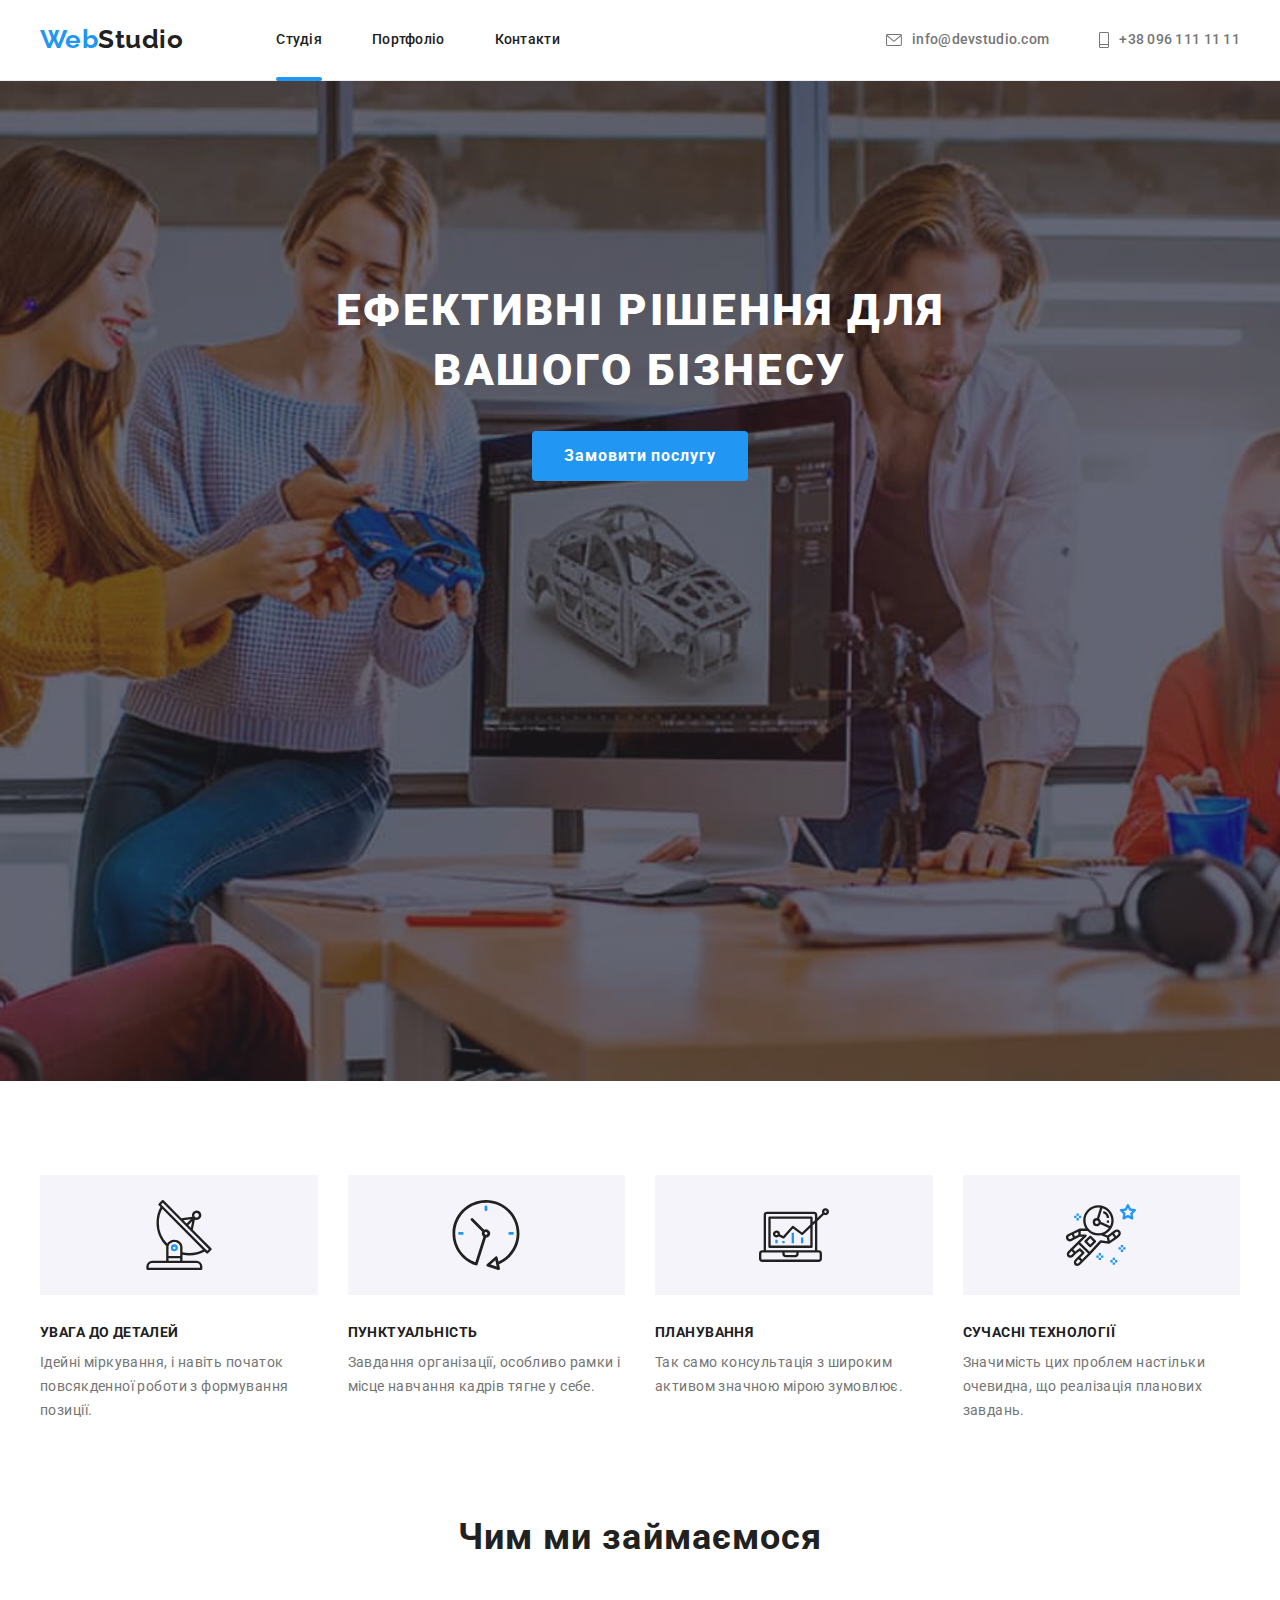
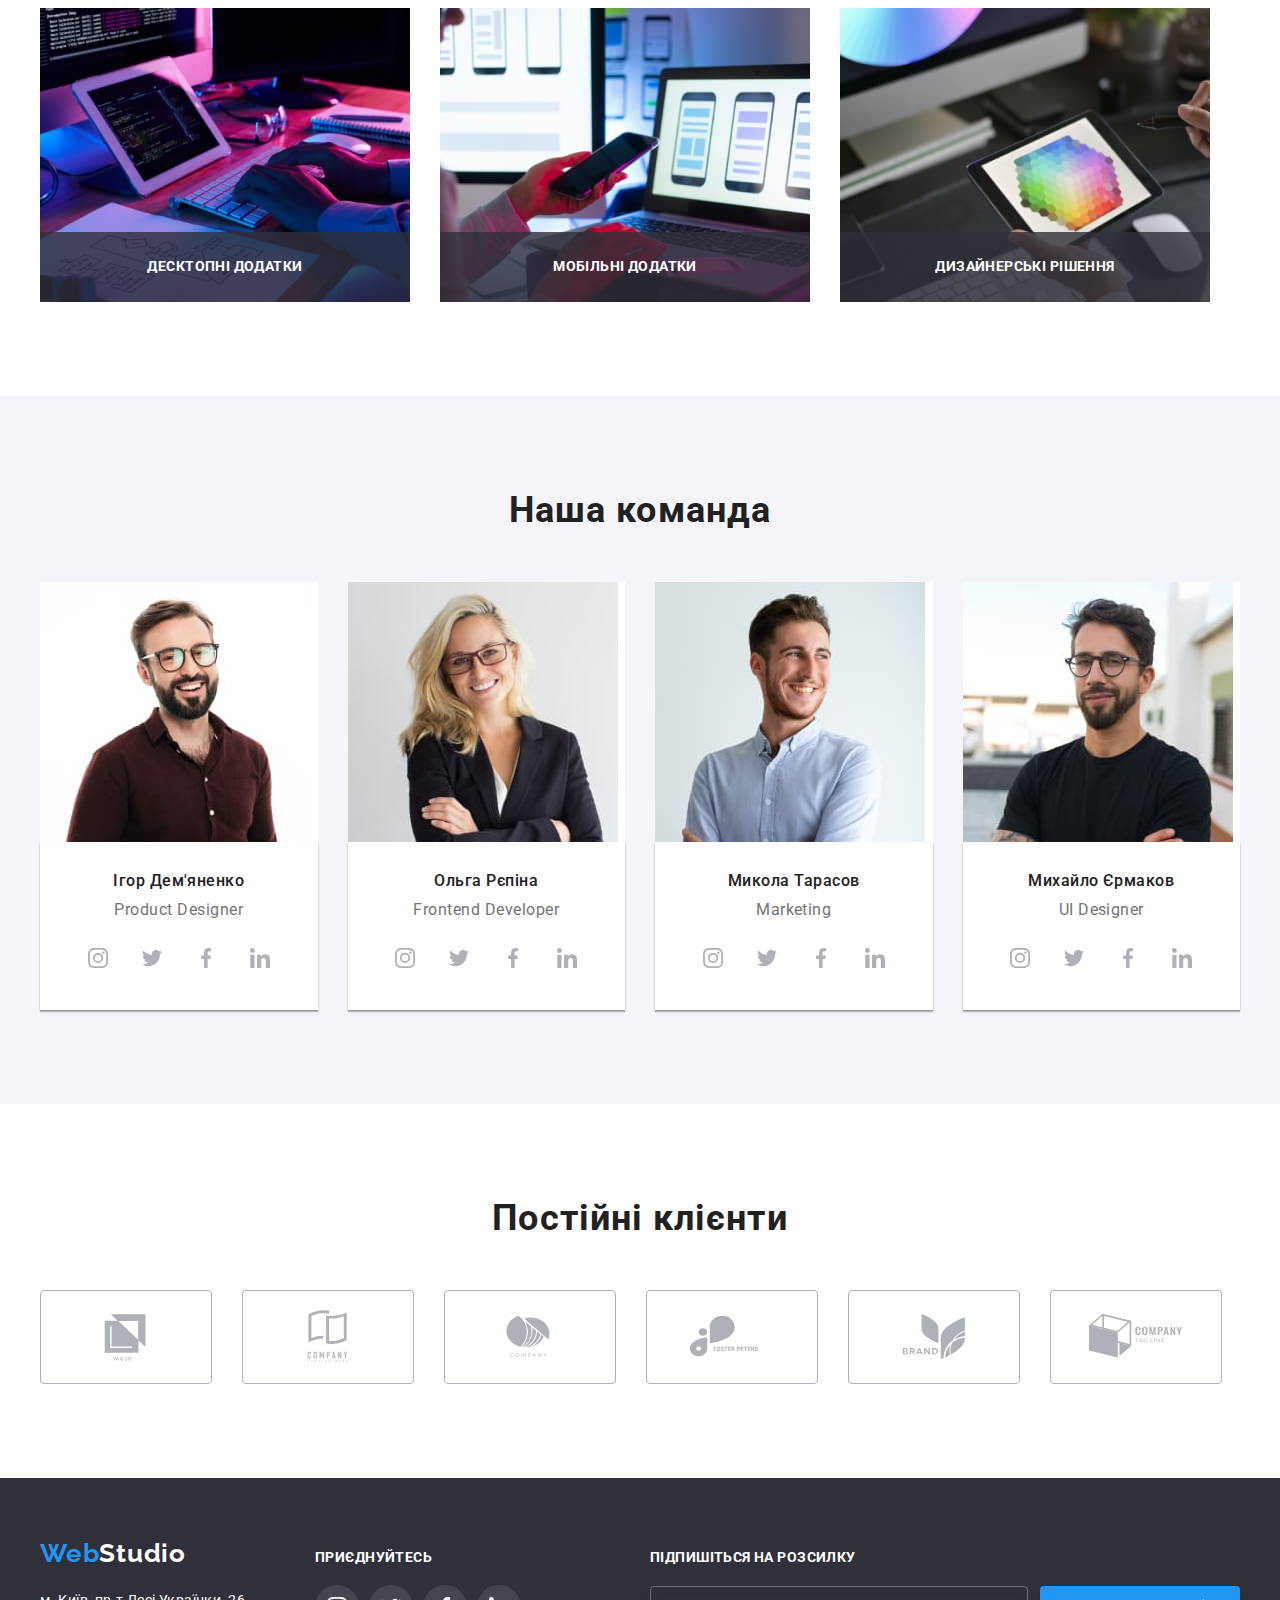
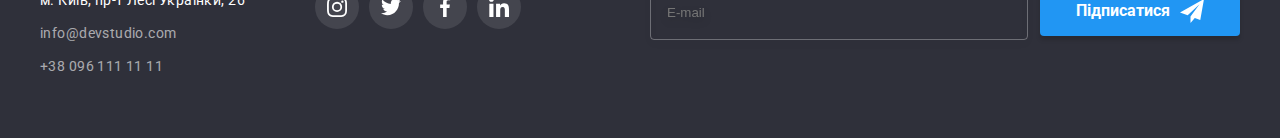
<file: index.html>
<!DOCTYPE html>
<html lang="uk">
<head>
    <meta charset="UTF-8">
    <meta http-equiv="X-UA-Compatible" content="IE=edge">
    <meta name="viewport" content="width=device-width, initial-scale=1.0">
    <title>WebStudio</title>
    <link rel="preconnect" href="https://fonts.googleapis.com">
<link rel="preconnect" href="https://fonts.gstatic.com" crossorigin>
<link href="https://fonts.googleapis.com/css2?family=Raleway:wght@700&family=Roboto:wght@400;500;700;900&display=swap" 
rel="stylesheet"/>
<link rel="stylesheet" 
href="https://cdnjs.cloudflare.com/ajax/libs/modern-normalize/1.1.0/modern-normalize.min.css" integrity="sha512-wpPYUAdjBVSE4KJnH1VR1HeZfpl1ub8YT/NKx4PuQ5NmX2tKuGu6U/JRp5y+Y8XG2tV+wKQpNHVUX03MfMFn9Q==" crossorigin="anonymous" referrerpolicy="no-referrer" 
/>
    <link rel="stylesheet" href="./css/styles.css"/>
</head>
<body>
    <header class="header">
        <div class="conteiner header-conteiner">
            <nav class="header-navigation">
                <a href="./index.html" class="logo link"><span class="accent">Web</span>Studio</a>
                <ul class="header-list list">
                    <li class="item"><a class="header-link link current" href="./index.html">Студія</a></li>
                    <li class="item"><a class="header-link link current-active" href="./portfolio.html">Портфоліо</a></li>
                    <li class="item"><a class="header-link link current-active" href="#">Контакти</a></li>
                </ul>
                </nav>
        <div class="header-conect">
            <ul class="header-contact list">
                <li class="item">
                    <a class="header-mail" href="mailto:info@devstudio.com">
                        <svg class="icon-envelope">
                            <use href="./images/icons.svg.svg#envelope"></use>
                        </svg>info@devstudio.com</a></li>
                <li class="item">
                    <a class="header-tel" href="tel:+380961111111">
                        <svg class="icon-vector">
                            <use href="./images/icons.svg.svg#Vector"></use>
                        </svg>+38 096 111 11 11</a></li>
            </ul>
        </div>    
        </div>                
        </header>
        <main>
            <section class="hero">
                <div class="conteiner conteiner-hero">
                    <h1 class="hero-title">Ефективні рішення для вашого бізнесу</h1>
                    <button class="button primary" type="button" data-modal-open>Замовити послугу</button>
                </div>
            </section> 
            <section class="section section-feature">
                <div class="conteiner"> 
                    <h2 class="visually-hidden">Наші особливості</h2>
                    <ul class="feature-list list"> 
                        <li class="feature-item">
                            <div class="icon-background">
                                <svg class="feature-icon">
                                    <use href="./images/icons.svg.svg#antenna_1"></use>
                                </svg>
                            </div>
                            <h3 class="title">Увага до деталей</h3>
                            <p>Ідейні міркування, і навіть початок повсякденної роботи 
                                з формування позиції.</p>
                        </li>
                        <li class="feature-item">
                            <div class="icon-background">
                                <svg class="feature-icon">
                                    <use href="./images/icons.svg.svg#clock_1"></use>
                                </svg>
                            </div>
                            <h3 class="title">Пунктуальність</h3>
                            <p>Завдання організації, особливо рамки і місце 
                                навчання кадрів тягне у себе.</p>
                        </li>
                        <li class="feature-item">
                            <div class="icon-background">
                                <svg class="feature-icon">
                                    <use href="./images/icons.svg.svg#diagram_1"></use>
                                </svg>
                            </div>
                            <h3 class="title">Планування</h3>
                            <p>Так само консультація з широким активом значною 
                                мірою зумовлює.</p>
                        </li>
                        <li class="feature-item">
                            <div class="icon-background">
                                <svg class="feature-icon">
                                    <use href="./images/icons.svg.svg#astronaut_1"></use>
                                </svg>
                            </div>
                            <h3 class="title">Сучасні технології</h3>
                            <p>Значимість цих проблем настільки очевидна, що реалізація планових завдань.</p>
                        </li>
                    </ul>
                </div>          
           </section>
           <section class="section section-work">
            <div class="conteiner">
                <h2 class="section-title">Чим ми займаємося</h2>
            <ul class="work-list list">
                <li class="item">
                    <div class="item-work-list">
                        <img src="./images/box_1.jpg" alt="кодування" width="370"/>
                        <div class="work-list-project"><b>Десктопні додатки</b></div>
                    </div>
                    
                <li class="item">
                    <div class="item-work-list">
                        <img src="./images/box_2.jpg" alt="синхронізація" width="370"/>
                        <div class="work-list-project"><b>Мобільні додатки</b></div>
                    </div>
                    </li>
                <li class="item">
                    <div class="item-work-list">
                        <img src="./images/box_3.jpg" alt="дизайн" width="370"/>
                        <div class="work-list-project"><b>Дизайнерські рішення</b></div>
                    </div>
                    </li>
            </ul>
            </div>
           </section>
          <section class="section-team">
            <div class="conteiner">
                <h2 class="section-title">Наша команда</h2>
                <ul class="team-list list">
                <li class="team-list-employee"><img src="./images/team_card_1.jpg" alt="співробітник1" 
                    width="270" 
                    height="368"/>
            <div class="employee-wrap">
                <h3 class="title">Ігор Дем'яненко</h3>
                <p>Product Designer</p>
                <ul class="services list">
                    <li class="services-item"><a class="services-link"  href="#">
                        <svg class="icon-servicer">
                            <use href="./images/icons.svg.svg#instagram" ></use>
                        </svg>
                    </a></li>
                    <li class="services-item"><a class="services-link" href="#">
                        <svg class="icon-servicer">
                            <use href="./images/icons.svg.svg#twitter" ></use>
                        </svg>
                    </a></li>
                    <li class="services-item"><a class="services-link" href="#">
                        <svg class="icon-servicer">
                            <use href="./images/icons.svg.svg#facebook" ></use>
                        </svg>
                    </a></li>
                    <li class="services-item"><a class="services-link" href="#">
                        <svg class="icon-servicer">
                            <use href="./images/icons.svg.svg#linkedin"></use>
                        </svg>
                    </a></li>
                </ul>
            </div>
                </li>
                <li class="team-list-employee"><img src="./images/team_card_2.jpg" alt="співробітник2" 
                    width="270"  
                    height="368"/>
            <div class="employee-wrap">
                <h3 class="title">Ольга Рєпіна</h3>
                <p>Frontend Developer</p>
                <ul class="services list">
                    <li class="services-item"><a class="services-link"  href="#">
                        <svg class="icon-servicer">
                            <use href="./images/icons.svg.svg#instagram" ></use>
                        </svg>
                    </a></li>
                    <li class="services-item"><a class="services-link" href="#">
                        <svg class="icon-servicer">
                            <use href="./images/icons.svg.svg#twitter" ></use>
                        </svg>
                    </a></li>
                    <li class="services-item"><a class="services-link" href="#">
                        <svg class="icon-servicer">
                            <use href="./images/icons.svg.svg#facebook" ></use>
                        </svg>
                    </a></li>
                    <li class="services-item"><a class="services-link" href="#">
                        <svg class="icon-servicer">
                            <use href="./images/icons.svg.svg#linkedin"></use>
                        </svg>
                    </a></li>
                </ul>
            </div> 
                </li>
                <li class="team-list-employee"><img src="./images/team_card_3.jpg" alt="співробітник3" 
                    width="270"  
                    height="368"/>
            <div class="employee-wrap">
                <h3 class="title">Микола Тарасов</h3>
                <p>Marketing</p>
                <ul class="services list">
                    <li class="services-item"><a class="services-link"  href="#">
                        <svg class="icon-servicer">
                            <use href="./images/icons.svg.svg#instagram" ></use>
                        </svg>
                    </a></li>
                    <li class="services-item"><a class="services-link" href="#">
                        <svg class="icon-servicer">
                            <use href="./images/icons.svg.svg#twitter" ></use>
                        </svg>
                    </a></li>
                    <li class="services-item"><a class="services-link" href="#">
                        <svg class="icon-servicer">
                            <use href="./images/icons.svg.svg#facebook" ></use>
                        </svg>
                    </a></li>
                    <li class="services-item"><a class="services-link" href="#">
                        <svg class="icon-servicer">
                            <use href="./images/icons.svg.svg#linkedin"></use>
                        </svg>
                    </a></li>
                </ul>
            </div>  
                </li>
                <li class="team-list-employee"><img src="./images/team_card_4.jpg" alt="співробітник4" 
                    width="270"  
                    height="368"/>
            <div class="employee-wrap">
                <h3 class="title">Михайло Єрмаков</h3>
                <p>UI Designer</p>
                <ul class="services list">
                    <li class="services-item"><a class="services-link"  href="#">
                        <svg class="icon-servicer">
                            <use href="./images/icons.svg.svg#instagram" ></use>
                        </svg>
                    </a></li>
                    <li class="services-item"><a class="services-link" href="#">
                        <svg class="icon-servicer">
                            <use href="./images/icons.svg.svg#twitter" ></use>
                        </svg>
                    </a></li>
                    <li class="services-item"><a class="services-link" href="#">
                        <svg class="icon-servicer">
                            <use href="./images/icons.svg.svg#facebook" ></use>
                        </svg>
                    </a></li>
                    <li class="services-item"><a class="services-link" href="#">
                        <svg class="icon-servicer">
                            <use href="./images/icons.svg.svg#linkedin"></use>
                        </svg>
                    </a></li>
                </ul>
            </div>  
                </li>
            </ul>      
            </div>           
          </section>
          <section class="section section-clients">
            <div class="conteiner conteiner-clients">
                <h2 class="section-title">Постійні клієнти</h2>
                <ul class="clients-list list">
                    <li class="icon-background-clients"><a class="icon-clients-link" href="#">
                        <svg class="icon-clients">
                            <use href="./images/icons.svg.svg#Logo_1"></use>
                        </svg>
                    </a></li>
                    <li class="icon-background-clients"><a class="icon-clients-link" href="#">
                        <svg class="icon-clients">
                            <use href="./images/icons.svg.svg#Logo_2"></use>
                        </svg>
                    </a></li>
                    <li class="icon-background-clients"><a class="icon-clients-link" href="#">
                        <svg class="icon-clients">
                            <use href="./images/icons.svg.svg#Logo_3"></use>
                        </svg>
                    </a></li>
                    <li class="icon-background-clients"><a class="icon-clients-link" href="#">
                        <svg class="icon-clients">
                            <use href="./images/icons.svg.svg#Logo_4"></use>
                        </svg>
                    </a></li>
                    <li class="icon-background-clients"><a class="icon-clients-link" href="#">
                        <svg class="icon-clients">
                            <use href="./images/icons.svg.svg#Logo_5"></use>
                        </svg>
                    </a></li>
                    <li class="icon-background-clients"><a class="icon-clients-link" href="#">
                        <svg class="icon-clients">
                            <use href="./images/icons.svg.svg#Logo_6"></use>
                        </svg>
                    </a></li>
                </ul>
            </div>
          </section>
        </main> 
        <footer>
            <div class="conteiner conteiner-footer">
                <div class="conteiner-footer-contact">
                    <a href="./index.html" class="footer-logo link"><span class="accent">Web</span>Studio</a>
            <address class="contact">
                <ul class="address-item list">
                    <li class="contact-item"><a class="address-item-map" href="https://goo.gl/maps/PUZHMQcW4sWC28qW6">м. Київ, пр-т Лесі Українки, 26</a></li>
                    <li class="contact-item"><a class="address-item" href="mailto:info@devstudio.com">info@devstudio.com</a></li>
                    <li class="contact-item"><a class="address-item" href="tel:+380961111111">+38 096 111 11 11</a></li>
                </ul>  
            </address>
                </div>
                
            <div class="servicer-footer">
                <p class="text-footer">приєднуйтесь</p>
                    <ul class="servicer-footer-list list">
                        <li class="icon-background-footer"><a class="footer-link" href="">
                            <svg class="icon-footer">
                                <use href="./images/icons.svg.svg#instagram"></use>
                            </svg>
                        </a>
                        </li>
                        <li class="icon-background-footer"><a class="footer-link" href="">
                            <svg class="icon-footer">
                                <use href="./images/icons.svg.svg#twitter"></use>
                            </svg>
                        </a>
                        </li>
                        <li class="icon-background-footer"><a class="footer-link" href="">
                            <svg class="icon-footer">
                                <use href="./images/icons.svg.svg#facebook"></use>
                            </svg>
                        </a>
                        </li>
                        <li class="icon-background-footer"><a class="footer-link" href="">
                            <svg class="icon-footer">
                                <use href="./images/icons.svg.svg#linkedin"></use>
                            </svg>
                        </a>
                        </li>
                    </ul>                    
            </div>  
            <form class="subscription">
                <label for="subscription-email" class="subscription-label">Підпишіться на розсилку</label>
                <div class="subscription-wrap">
                <input 
                type="email" 
                name="subscription-email" class="subscription-input"
                id="subscription-email"
                placeholder="E-mail"/>
                <button type="submit" class="subscription-button">Підписатися
                    <svg class="subscription-icon" width="24" height="24">
                        <use href="./images/icons.svg.svg#icon-send"></use>
                    </svg>
                </button>
            </div>
            </form>        
            </div>  
           
        </footer> 
        <div class="backdrop is-hidden" data-modal>
            <div class="modal">
                <button type="button" class="modal-close" data-modal-close>
                    <svg class="modal-close-icon" width="18" height="18">
                        <use href="./images/icons.svg.svg#icon-close"></use>
                    </svg>
                </button>
                <p class="modal-title">Залиште свої дані, ми вам передзвонимо</p>
                <form class="modal-form">
                    <div class="modal-field">
                        <label for="user-name" class="input-label">Ім'я</label>
                    <div class="input-wrap">
                        <input 
                    type="text" 
                    name="user-name" class="modal-input"
                    required
                    minlength="3"
                    id="user-name"
                    
                    />
                    <svg class="modal-input-icon"width="18" height="18">
                        <use href="./images/icons.svg.svg#person"></use>
                    </svg>
                    </div>
                    </div>
                    <div class="modal-field">
                    <label for="user-tel" class="input-label">Телефон</label>
                    <div class="input-wrap">
                        <input 
                    type="tel" 
                    name="user-tel" class="modal-input"
                    placeholder="+380 (00) 000-00-00"
                    title="+380 (00) 000-00-00"
                    required
                    id="user-tel"
                    />
                    <svg class="modal-input-icon" width="18" height="18">
                        <use href="./images/icons.svg.svg#phone-black"></use>
                    </svg>
                    </div>
                    </div>
                    <div class="modal-field">
                    <label for="user-email" class="input-label">Пошта</label>
                    <div class="input-wrap">
                        <input 
                    type="email" 
                    name="user-email" class="modal-input"
                    id="user-email"
                    />
                    <svg class="modal-input-icon"width="18" height="18">
                        <use href="./images/icons.svg.svg#email-black"></use>
                    </svg>
                    </div> 
                    </div>
                    <label for="user-coment" class="input-label">Коментар</label>
                    <textarea 
                    name="user-coment" class="modal-input modal-text"
                    id="user-coment" 
                    rows="6"
                    placeholder="Введіть текст"></textarea>
                    <label class="checkbox-label">
                    <input class="checkbox" type="checkbox" name="agree" value="agree"/>
                    <span class="checkbox-icon"></span>
                    Погоджуюся з розсилкою та приймаю  <a href="#" class="checkbox-link">Умови договору</a>
                    </label>                                
                   
                    <button type="submit" class="checkbox-button">Відправити</button>
                </form>
            </div>
        </div>
        <script src="./js/modal.js"></script>            
</body>
</html>
</file>
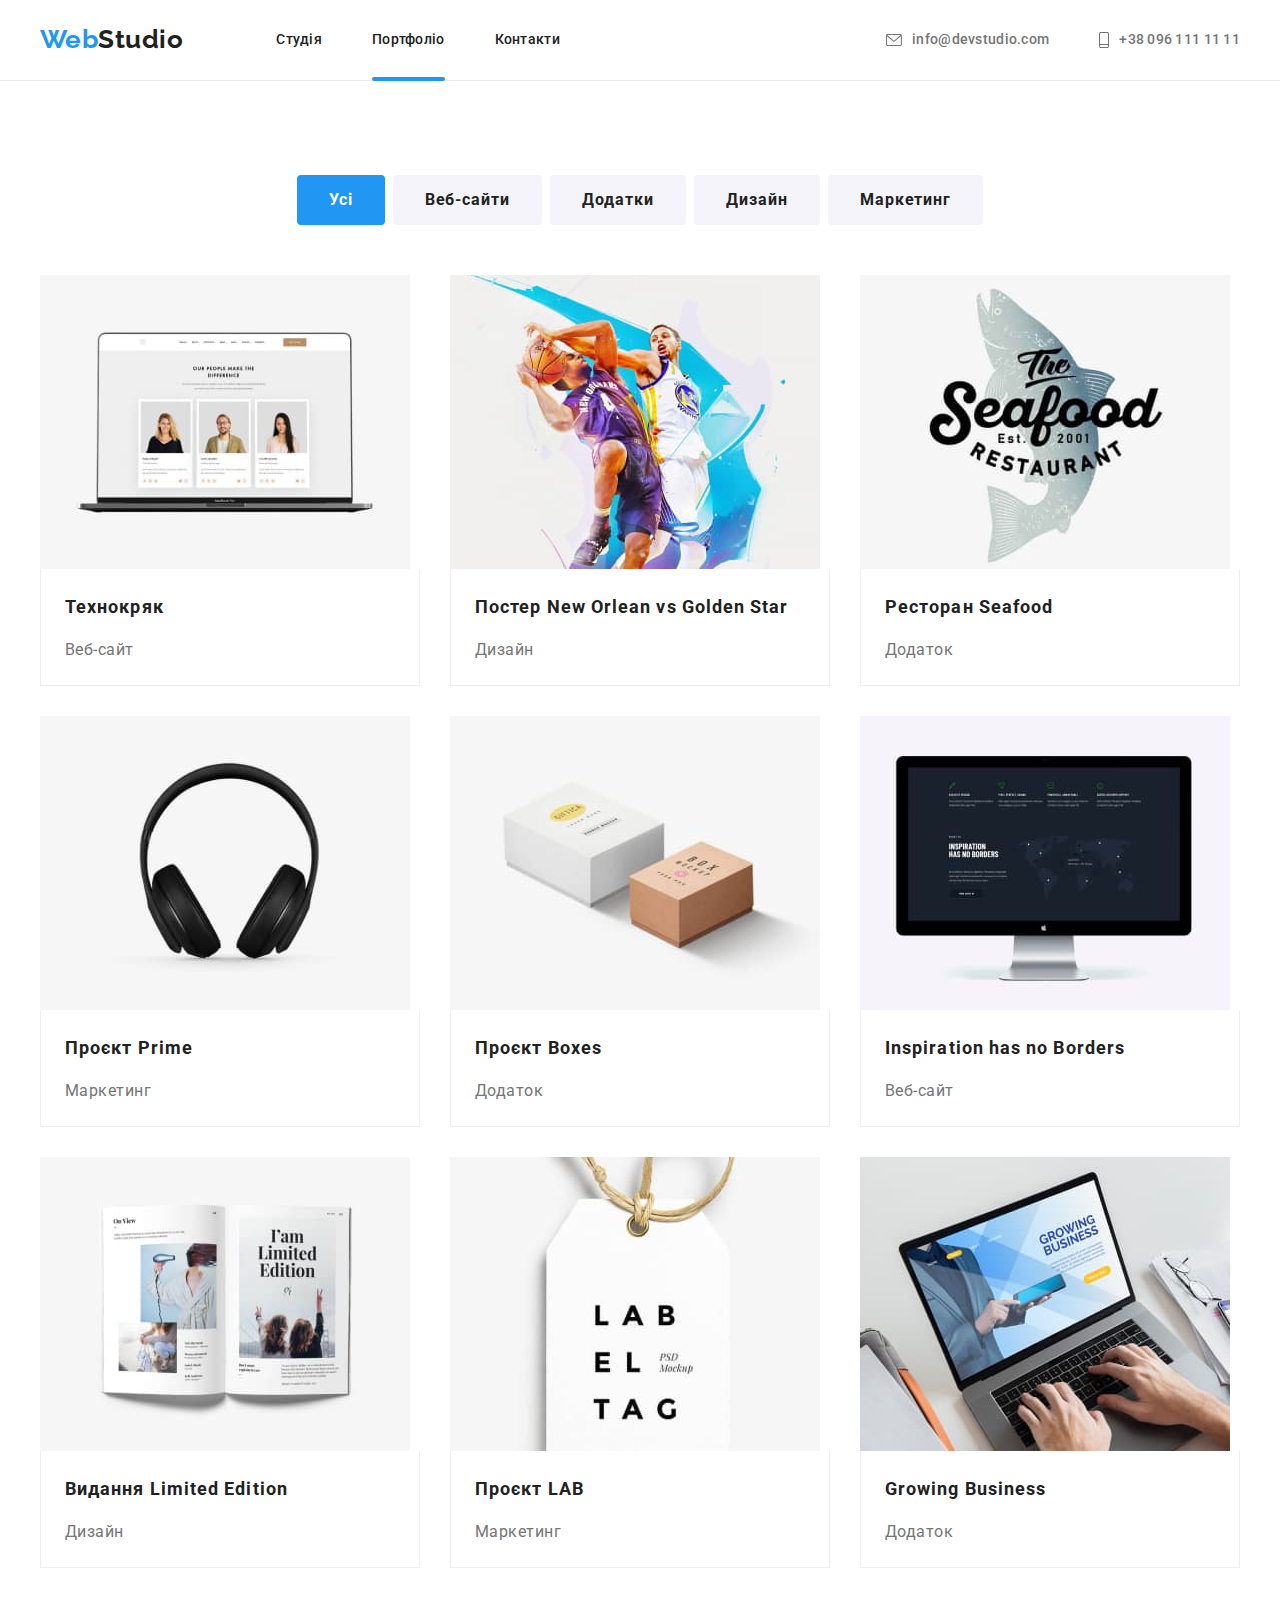
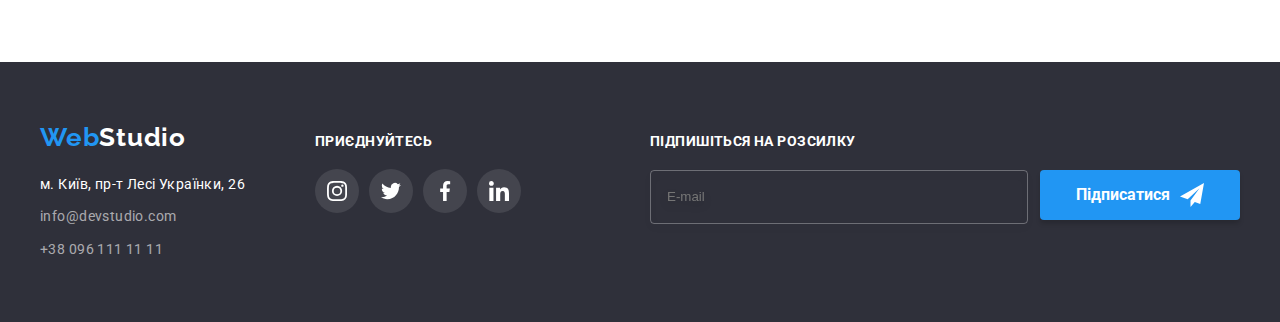
<file: portfolio.html>
<!DOCTYPE html>
<html lang="uk">
<head>
    <meta charset="UTF-8">
    <meta http-equiv="X-UA-Compatible" content="IE=edge">
    <meta name="viewport" content="width=device-width, initial-scale=1.0">
    <title>WebStudio</title>
    <link rel="preconnect" href="https://fonts.googleapis.com">
<link rel="preconnect" href="https://fonts.gstatic.com" crossorigin>
<link href="https://fonts.googleapis.com/css2?family=Raleway:wght@700&family=Roboto:wght@400;500;700;900&display=swap" 
rel="stylesheet"/>
<link rel="stylesheet" 
href="https://cdnjs.cloudflare.com/ajax/libs/modern-normalize/1.1.0/modern-normalize.min.css" integrity="sha512-wpPYUAdjBVSE4KJnH1VR1HeZfpl1ub8YT/NKx4PuQ5NmX2tKuGu6U/JRp5y+Y8XG2tV+wKQpNHVUX03MfMFn9Q==" crossorigin="anonymous" referrerpolicy="no-referrer" 
/>
    <link rel="stylesheet" href="./css/styles.css"/>
</head>
<body>
    <header class="header">
        <div class="conteiner header-conteiner">
            <nav class="header-navigation">
                <a href="./index.html" class="logo link"><span class="accent">Web</span>Studio</a>
                <ul class="header-list list">
                    <li class="item"><a class="header-link link current-active" href="./index.html">Студія</a></li>
                    <li class="item"><a class="header-link link current" href="./portfolio.html">Портфоліо</a></li>
                    <li class="item"><a class="header-link link current-active" href="#">Контакти</a></li>
                </ul>
                </nav>
        <div class="header-conect">
            <ul class="header-contact list">
                <li class="item">
                    <a class="header-mail" href="mailto:info@devstudio.com">
                        <svg class="icon-envelope">
                            <use href="./images/icons.svg.svg#envelope"></use>
                        </svg>info@devstudio.com</a></li>
                <li class="item">
                    <a class="header-tel" href="tel:+380961111111">
                        <svg class="icon-vector">
                            <use href="./images/icons.svg.svg#Vector"></use>
                        </svg>+38 096 111 11 11</a></li>
            </ul>
        </div>    
        </div>                
        </header>
        <main>
            <section class="section-project section">
                <div class="conteiner">
                    <h1 class="visually-hidden">Портфоліо</h1>
                    <ul class="project-list list">
                        <li><button class="button primary" type="button">Усі</button></li>
                        <li><button class="button secondary" type="button">Веб-сайти</button></li>
                        <li><button class="button secondary" type="button">Додатки</button></li>
                        <li><button class="button secondary" type="button">Дизайн</button></li>
                        <li><button class="button secondary" type="button">Маркетинг</button></li>
                    </ul>
                    <ul class="portfolio-list list">                        
                        <li class="galary-item"><a class="portfolio-link" href="#">
                            <div class="portfolio-top-wrap">
                                <img src="./images/portf_1.jpg" alt="ноутбук" 
                            width="370"
                            height="294"/>
                            <b class="portfolio-top-text">Ресурс пропонує комплексні пропозиції з різним рівнем функціоналу 
                                та сервісів. Все це дозволить відвідувачу отримати вичерпні відомості про компанію чи приватну особу.</b>
                            </div>
                            
                            <div class="portfolio-wrap">
                                <h2 class="title">Технокряк</h2>
                                <p>Веб-сайт</p>
                            </div>
                           </a>       
                        </li>
                    </a>
                        <li class="galary-item"><a class="portfolio-link" href="#">
                            <div class="portfolio-top-wrap">
                                <img src="./images/portf_2.jpg" alt="баскетбол" 
                            width="370"
                            height="294"/>
                            <b class="portfolio-top-text">Ресурс пропонує комплексні пропозиції з різним рівнем функціоналу 
                                та сервісів. Все це дозволить відвідувачу отримати вичерпні відомості про компанію чи приватну особу.</b>
                            </div>
                            <div class="portfolio-wrap">
                                <h2  class="title">Постер New Orlean vs Golden Star</h2>
                                <p>Дизайн</p>
                            </div>
                        </a>    
                        </li>
                        <li class="galary-item"><a class="portfolio-link" href="#">
                            <div class="portfolio-top-wrap">
                                <img src="./images/portf_3.jpg" alt="риба" 
                            width="370"
                            height="294"/>
                            <b class="portfolio-top-text">Ресурс пропонує комплексні пропозиції з різним рівнем функціоналу 
                                та сервісів. Все це дозволить відвідувачу отримати вичерпні відомості про компанію чи приватну особу.</b>
                            </div>
                            <div class="portfolio-wrap">
                                <h2  class="title">Ресторан Seafood</h2>
                                <p>Додаток</p>
                            </div> 
                        </a>                          
                        </li>
                        <li class="galary-item"><a class="portfolio-link" href="#">
                            <div class="portfolio-top-wrap">
                                <img src="./images/portf_4.jpg" alt="навушники" 
                            width="370"
                            height="294"/>
                            <b class="portfolio-top-text">Ресурс пропонує комплексні пропозиції з різним рівнем функціоналу 
                                та сервісів. Все це дозволить відвідувачу отримати вичерпні відомості про компанію чи приватну особу.</b>
                            </div>
                            <div class="portfolio-wrap">
                                <h2  class="title">Проєкт Prime</h2>
                                <p>Маркетинг</p>
                            </div> 
                        </a>                        
                        </li>
                        <li class="galary-item"><a class="portfolio-link" href="#">
                            <div class="portfolio-top-wrap">
                                <img src="./images/portf_5.jpg" alt="посилки" 
                            width="370"
                            height="294"/>
                            <b class="portfolio-top-text">Ресурс пропонує комплексні пропозиції з різним рівнем функціоналу 
                                та сервісів. Все це дозволить відвідувачу отримати вичерпні відомості про компанію чи приватну особу.</b>
                            </div>
                            <div class="portfolio-wrap">
                                <h2  class="title">Проєкт Boxes</h2>
                                <p>Додаток</p>
                            </div>
                        </a>                          
                        </li>
                        <li class="galary-item"><a class="portfolio-link" href="#">
                            <div class="portfolio-top-wrap">
                                <img src="./images/portf_6.jpg" alt="монітор" 
                            width="370"
                            height="294"/>
                            <b class="portfolio-top-text">Ресурс пропонує комплексні пропозиції з різним рівнем функціоналу 
                                та сервісів. Все це дозволить відвідувачу отримати вичерпні відомості про компанію чи приватну особу.</b>
                            </div>
                            <div class="portfolio-wrap">
                                <h2  class="title">Inspiration has no Borders</h2>
                                <p>Веб-сайт</p>
                            </div>
                        </a>                           
                        </li>
                        <li class="galary-item"><a class="portfolio-link" href="#">
                            <div class="portfolio-top-wrap">
                                <img src="./images/portf_7.jpg" alt="книга" 
                                width="370"
                                height="294"/>
                                <b class="portfolio-top-text">Ресурс пропонує комплексні пропозиції з різним рівнем функціоналу 
                                    та сервісів. Все це дозволить відвідувачу отримати вичерпні відомості про компанію чи приватну особу.</b>
                            </div>
                            <div class="portfolio-wrap">
                                <h2  class="title">Видання Limited Edition</h2>
                                <p>Дизайн</p>
                            </div>
                        </a>                           
                        </li>
                        <li class="galary-item"><a class="portfolio-link" href="#">
                            <div class="portfolio-top-wrap">
                                <img src="./images/portf_8.jpg" alt="бірка" 
                                width="370"
                                height="294"/>
                                <b class="portfolio-top-text">Ресурс пропонує комплексні пропозиції з різним рівнем функціоналу 
                                    та сервісів. Все це дозволить відвідувачу отримати вичерпні відомості про компанію чи приватну особу.</b>
                            </div>
                            <div class="portfolio-wrap">
                                <h2  class="title">Проєкт LAB</h2>
                                <p>Маркетинг</p>
                            </div> 
                        </a>                        
                        </li>
                        <li class="galary-item"><a class="portfolio-link" href="#">
                            <div class="portfolio-top-wrap">
                                <img src="./images/portf_9.jpg" alt="руки" 
                                width="370"
                                height="294"/>
                                <b class="portfolio-top-text">Ресурс пропонує комплексні пропозиції з різним рівнем функціоналу 
                                    та сервісів. Все це дозволить відвідувачу отримати вичерпні відомості про компанію чи приватну особу.</b>
                            </div>
                            <div class="portfolio-wrap">
                                <h2  class="title">Growing Business</h2>
                                <p>Додаток</p>
                            </div>
                        </a>       
                        </li>
                    </ul>
                </div>             
            </section>  
        </main>
        <footer>
            <div class="conteiner conteiner-footer">
                <div class="conteiner-footer-contact">
                    <a href="./index.html" class="footer-logo link"><span class="accent">Web</span>Studio</a>
            <address class="contact">
                <ul class="address-item list">
                    <li class="contact-item"><a class="address-item-map" href="https://goo.gl/maps/PUZHMQcW4sWC28qW6">м. Київ, пр-т Лесі Українки, 26</a></li>
                    <li class="contact-item"><a class="address-item" href="mailto:info@devstudio.com">info@devstudio.com</a></li>
                    <li class="contact-item"><a class="address-item" href="tel:+380961111111">+38 096 111 11 11</a></li>
                </ul>  
            </address>
                </div>
                
            <div class="servicer-footer">
                <p class="text-footer">приєднуйтесь</p>
                
                    <ul class="servicer-footer-list list">
                        <li class="icon-background-footer"><a class="footer-link" href="">
                            <svg class="icon-footer">
                                <use href="./images/icons.svg.svg#instagram"></use>
                            </svg>
                        </a>
                        </li>
                        <li class="icon-background-footer"><a class="footer-link" href="">
                            <svg class="icon-footer">
                                <use href="./images/icons.svg.svg#twitter"></use>
                            </svg>
                        </a>
                        </li>
                        <li class="icon-background-footer"><a class="footer-link" href="">
                            <svg class="icon-footer">
                                <use href="./images/icons.svg.svg#facebook"></use>
                            </svg>
                        </a>
                        </li>
                        <li class="icon-background-footer"><a class="footer-link" href="">
                            <svg class="icon-footer">
                                <use href="./images/icons.svg.svg#linkedin"></use>
                            </svg>
                        </a>
                        </li>
                    </ul>                    
            </div>  
            <form class="subscription">
                <label for="subscription-email" class="subscription-label">Підпишіться на розсилку</label>
                <div class="subscription-wrap">
                <input 
                type="email" 
                name="subscription-email" class="subscription-input"
                id="subscription-email"
                placeholder="E-mail"/>
                <button type="submit" class="subscription-button">Підписатися
                    <svg class="subscription-icon" width="24" height="24">
                        <use href="./images/icons.svg.svg#icon-send"></use>
                    </svg>
                </button>
            </div>
            </form>             
            </div>         
        </footer>
</body>
</html>
</file>
<file: css/styles.css>
:root{
  --primary-text-color:#212121;
  --title-text-color: #757575;
  --accent-color: #2196F3;
  --primary-white-color:#FFFFFF;
  --secondary-background-color: #f5f4fa; 
  --hero-background-color: #2F303A;
  --color-foter-contact: rgba(255, 255, 255, 0.6);
  --color-active-bg: #188CE8;
  --timing-funktion: cubic-bezier(0.4, 0, 0.2, 1)
}
p, 
h1, 
h2, 
h3, 
h4, 
h5, 
h6{
    margin: 0;
}
ul, ol{
    margin: 0;
    padding-left: 0;
}
button{
    cursor: pointer;
}
address{
    font-style: normal;
}
img{
    display: block;
    max-width: 100%;
    height: auto;
}
body{
    font-family: 'Roboto', sans-serif;
    color: var(--primary-text-color);
    background-color: var(--primary-white-color);
    letter-spacing: 0.03em;
    margin: 0px;
}
/*--основной цвет #212121 ----*/
/*--вторичный цвет #757575 ---*/
/*--белый  #FFFFFF */
/*--акцент #2196F3 */
/*-- цвет контакты футер rgba(255, 255, 255, 0.6)*/
/*-- цвет фона #F5F5F5 */
/*-- вторичный цвет фона #F5F4FA */
/*--цвет активной кнопки #188CE8 */

.list{
    list-style: none;
}
.link{
text-decoration: none;
font-style: normal;
color: #2196F3;
}
.logo{
    font-family: 'Raleway', sans-serif;
    font-weight: 700;
    font-size: 26px;
    line-height: 1.19;
    color: var(--primary-text-color);
    margin-right: 93px;
    padding-top: 24px;
    padding-bottom: 25px;
}
.accent{
    color: var(--accent-color);
}
.conteiner{
    width: 1200px;
    padding-left: 15px;
    padding-right: 15px;
    margin: 0 auto;
    
    
}

/*------------------------------HEADER-----------------*/

.header{
  border-bottom: 1px solid #ECECEC;
}
.header-list{
    display: flex;
    gap: 50px;
}
.header-link{
  position: relative;
  padding-top: 32px;
  padding-bottom: 32px;
   
}
.current{
  color: #2196F3;
  
}

.current::after{
  content: "";
  position: absolute;
  bottom: -1px;
  left: 0;
  display: block;
  width: 100%;
  height: 4px;
  border-radius: 4px;
  background-color: #2196F3;
    
}

.current-active::after{
  content: "";
  position: absolute;
  left: 0;
  bottom: 0;
  display: block;
  width: 100%;
  height: 4px;
  background-color:#2196F3;
  opacity: 0;
  transition: opacity 250ms var(--timing-funktion);
}
.current-active:hover::after{
  opacity: 1;
  
}

.header-conteiner{
    display: flex;
    align-items: center;
}
.header-navigation{
    display: flex;
    align-items: center;
}
.header-navigation a{
  display: block;
  
}

.header-contact{
    display: flex; 
    gap: 50px;
}
.header-conect{
  margin-left: auto;      
}
.item{
  display: flex;
  align-items: center;
}
.icon-envelope{
  margin-right: 10px;   
  width: 16px;
  height: 12px; 
   
}
.item-work-list{
position: relative;

}
.work-list-project{
position: absolute;
width: 370px;
height: 70px;
color: #FFFFFF;
background: rgba(47, 48, 58, 0.8);
display: flex;
align-items: center;
justify-content: center;
bottom: 0%;
right: 0%;


}
.work-list-project b{
font-family: 'Roboto';
font-style: normal;
font-weight: 700;
font-size: 14px;
line-height: 1.14;
text-align: center;
letter-spacing: 0.03em;
text-transform: uppercase;
}
.icon-vector{
  margin-right: 10px;
  width: 10px;
  height: 16px;
  

}
 .header-link{
    font-weight: 500;
    font-size: 14px;
    line-height: 1.14;
    letter-spacing: 0.02em;
    color: var(--primary-text-color);
    transition: color 250ms var(--timing-funktion);
}
.header-link:hover,
.header-link:focus{
    color: var(--accent-color);
}
.header-mail{
    font-weight: 500;
    font-size: 14px;
    line-height: 1.14;
    letter-spacing: 0.02em;
    color: var(--title-text-color);
    text-decoration: none;
    display: flex;
    align-items: center;
    fill: #757575;
    transition: color 250ms var(--timing-funktion);

    
     
}
.header-mail:hover,
.header-mail:focus{
    color: var(--accent-color);
    fill: currentColor;
}
.header-tel{
    font-weight: 500;
    font-size: 14px;
    line-height: 1.14;
    letter-spacing: 0.02em;
    color: var(--title-text-color);
    text-decoration: none;
    display: flex;
    align-items: center;
    fill: #757575;
    transition: color 250ms var(--timing-funktion);
    
}

.header-tel:hover,
.header-tel:focus{
    color: var(--accent-color);
    fill: currentColor;
}


.button{
    color: var(--primary-text-color);
    background-color: var(--accent-color);
    font-family: 'Roboto';
    font-weight: 700;
    font-size: 16px;
    line-height: 1.87;
    display: inline-block;
    letter-spacing: 0.06em;
    border: none;
    padding: 10px 32px;
    border-radius: 4px;
    text-align: center;
}
.button.primary{    
    color: var(--primary-white-color);
    background-color: var(--accent-color);
    cursor: pointer;
    transition: color 250ms var(--timing-funktion),
    background-color 250ms var(--timing-funktion);
        
}
.button.primary:hover,
.button.primary:focus{
    background-color: var(--color-active-bg);
    
}
.button.secondary{
    color: var(--primary-text-color);
    background-color: var(--secondary-background-color);
    cursor: pointer;
    transition: color 250ms var(--timing-funktion),
    background-color 250ms var(--timing-funktion);
    
}
.button.secondary:hover,
.button.secondary:focus{
    background-color: var(--accent-color);
    color: var(--primary-white-color);
    
}
/*------------------------HERO--------------------------*/
.hero{
    background-color: var(--hero-background-color);
    text-align: center;
    padding-top: 200px;
    padding-bottom: 200px; 
    display: block;
    max-width: 1600px;
    height: 600px;
    margin-left: auto;
    margin-right: auto;
    background-image: linear-gradient(
      to right,
      rgba(47, 48, 58, 0.4),
      rgba(47, 48, 58, 0.4)
    ),
    url("../images/Img_head.jpg");
    
    background-repeat: no-repeat;
    background-position: center;
    background-size: cover;  
}


.hero-title{
    font-family: 'Roboto', sans-serif;
    font-weight: 900;
    font-size: 44px;
    line-height: 1.36;
    letter-spacing: 0.06em;
    max-width: 696px;
    margin: 0 auto 30px;
   
    color: var(--primary-white-color);
    text-transform: uppercase;
    margin-top: 0px;
    margin-bottom: 30px;

}
.visually-hidden {
    position: absolute;
    white-space: nowrap;
    width: 1px;
    height: 1px;
    overflow: hidden;
    border: 0;
    padding: 0;
    clip: rect(0 0 0 0);
    clip-path: inset(50%);
    margin: -1px;
} 
.section-title{
font-weight: 700;
font-size: 36px;
line-height: 1.16;
text-align: center;
letter-spacing: 0.03em;
color: var(--primary-text-color);
margin-bottom: 50px;
}
.section-feature{
padding-top: 94px;
padding-bottom: 94px;
}
.feature-list .title{
color: var(--primary-text-color);
font-weight: 700;
font-size: 14px;
line-height: 1.14;
letter-spacing: 0.03em;
text-transform: uppercase;
    
}
.feature-list{
 display: flex;
 gap: 30px; 
        
}

.icon-background{
  display: flex;
  content: "";
  height: 120px;
  margin-bottom: 30px;
  background-repeat: no-repeat;
  background-position: center;
  background-color: #F5F4FA;
  justify-content:center;
  align-items: center;
  
  
}

.title{
  margin-bottom: 10px;
}
.feature-icon{
  width: 70px;
  height: 70px;

}


.feature-list p{
    color: var(--title-text-color);
    font-weight: 400;
    font-size: 14px;
    line-height: 1.71;
    letter-spacing: 0.03em;
}
.feature-item{
  flex-basis: calc((100% - 90px) / 4);
}

.section-work{
  padding-bottom: 94px;
}
.work-list .title{
background-color: var(--primary-white-color);
}
.work-list{
    display: flex;
    align-items: center;
    gap: 30px;
}

.section-team{
    background-color: var(--secondary-background-color);
    padding-top: 94px;
    padding-bottom: 94px;
    
}
.team-list .title{
color: var(--primary-text-color);
font-weight: 500;
font-size: 16px;
line-height: 1.18;
letter-spacing: 0.03em;

}
.services{
  display: flex;
  justify-content: center;
  gap: 10px;
  margin-top: 16px ;
}

.team-list{
    display: flex;
    align-items: center;
    gap: 30px; 
    
}

.team-list p{
color: var(--title-text-color);
font-weight: 400;
font-size: 16px;
line-height: 1.18;
letter-spacing: 0.03em;
}
.team-list-employee{
    background-color: var(--primary-white-color);
    width: calc((100% - 90px) / 4);
    text-align: center;
   
    
}
.employee-wrap{
    padding-top: 30px;
    padding-bottom: 30px;
    box-shadow: 0px 1px 3px rgba(0, 0, 0, 0.12), 0px 1px 1px rgba(0, 0, 0, 0.14), 0px 2px 1px rgba(0, 0, 0, 0.2);
      
}

 
.services-item{
  width: 44px;
  height: 44px;
  
     
}
.services-link{
  width: 100%;
  height: 100%;
  border-radius: 50%;
  display: flex;
  align-items: center;
  justify-content: center;
  border-radius: 1px solid #AFB1B8;
  fill: #AFB1B8;
  transition: background-color 250ms var(--timing-funktion),
  fill 250ms var(--timing-funktion);
}
.services-link:hover,
.services-link:focus{
  background-color: var(--accent-color);
  fill: #FFFFFF;
}

.section-clients{
  padding-top: 94px;
  padding-bottom: 94px;
}
.clients-list{
  display: flex;
  gap: 30px;
}
.icon-servicer{
  display: block;
  content: "";
  width: 20px;
  height: 20px;
  background-repeat: no-repeat;
  background-position: center;
  background-color: transparent;
  }
  
.icon-clients-link{
  width: 170px;
  height: 92px;
  display: flex;
  content: "";
  border-radius: 4px;
  background-repeat: no-repeat;
  background-position: center;
  justify-content:center;
  align-items: center;
  background-size: cover;
  border: 1px solid #AFB1B8;
  transition: background-color 250ms var(--timing-funktion),
  border 250ms var(--timing-funktion);
  
 
}
.icon-clients{
  width: 106px;
  height: 60px;
  fill: #AFB1B8;
  display: flex;
  transition: fill 250ms var(--timing-funktion);
}

.icon-clients-link:hover .icon-clients,
.icon-clients-link:focus .icon-clients{
  fill: #2196f3;
 }
 .icon-clients-link:hover,
 .icon-clients-link:focus{
  border: 1px solid #2196F3;
   
}


.section-project{
    background-color: var(--primary-white-color);
    padding-top: 94px;
    padding-bottom: 94px;
}
.project-list{
    display: flex;
    align-items: center;
    gap: 8px;
    justify-content: center;
    margin-bottom: 50px;
}
.portfolio-list .title{
    color: var(--primary-text-color);
    font-weight: 700;
    font-size: 18px;
    line-height: 2;
    letter-spacing: 0.06em;
}

.portfolio-list p{
    color: var(--title-text-color);
    font-weight: 400;
    font-size: 16px;
    line-height: 1.87;
    letter-spacing: 0.03em;
    
}
.portfolio-list{
    display: flex;
    flex-wrap: wrap;
    gap: 30px;
  
}
.portfolio-wrap{
  padding: 20px 24px;
  border: 1px solid #EEEEEE;
  border-top: none;
}
.galary-item{
    width: calc((100% - 60px) / 3);
    
}
.portfolio-link{
  display: block;
  text-decoration: none;
  transition: box-shadow 250ms var(--timing-funktion);
}
.portfolio-link:hover,
.portfolio-link:focus{
  box-shadow: 0px 1px 1px rgba(0, 0, 0, 0.12), 0px 4px 4px rgba(0, 0, 0, 0.06), 1px 4px 6px rgba(0, 0, 0, 0.16);

 }
 .portfolio-top-wrap{
  position: relative;
  overflow: hidden;
 }
.portfolio-top-text{
  position: absolute;
  top: 0;
  padding: 63px 24px;
  font-family: 'Roboto';
  font-style: normal;
  font-weight: 400;
  font-size: 18px;
  line-height: 1.56;
  letter-spacing: 0.03em;
  color: #FFFFFF;
  background: rgba(33, 150, 243, 0.9);
  height: 100%;
  transform: translateY(100%);
  transition: transform 300ms linear;
  overflow: auto;
}
.galary-item:hover .portfolio-top-text{
  transform: translateY(0);
}

/*---ФУТЕР--*/
footer{
    background-color: var(--hero-background-color);
    padding-top: 60px;
    padding-bottom: 60px;
}
.conteiner-footer{
  display: flex;
  align-items: baseline;
  
}

.contact{
    font-style: normal;
    margin-top: 20px;
}
.contact-item:not(:last-child) {
  margin-bottom: 9px;
}
.address-item{
font-style: normal;
font-weight: 400;
font-size: 14px;
line-height: 1.71;
letter-spacing: 0.03em;
color: var(--color-foter-contact);
text-decoration: none;
font-style: normal;
}
.address-item-map{
font-style: normal;
font-weight: 400;
font-size: 14px;
line-height: 1.71;
letter-spacing: 0.03em;
color: var(--primary-white-color);
text-decoration: none;
font-style: normal;
}
.address-item:hover,
.address-item:focus{
    color: var(--accent-color);
}
.address-item-map:hover,
.address-item-map:focus{
    color: var(--accent-color);
}

.footer-logo{
font-family: 'Raleway';
font-style: normal;
font-weight: 700;
font-size: 26px;
line-height: 1.19;
letter-spacing: 0.03em;
color: var(--primary-white-color);
}
.servicer-footer{
  
  margin-left: 70px;
    
}
.text-footer{
  font-family: 'Roboto';
  font-style: normal;
  font-weight: 700;
  font-size: 14px;
  line-height: 16px;
  letter-spacing: 0.03em;
  text-transform: uppercase;
  color: #FFFFFF;
  margin-bottom: 20px;

}
.servicer-footer-list{
  display:flex;
  justify-content: center;
  gap: 10px;
  
}

.footer-link{
  width: 100%;
  height: 100%;
  border-radius: 50%;
  display: flex;
  align-items: center;
  justify-content: center;
  background: rgba(255, 255, 255, 0.1);
  transition: background-color 250ms var(--timing-funktion),
  fill 250ms var(--timing-funktion);
}
.icon-background-footer{
  width: 44px;
  height: 44px;
  
}
.icon-footer{
  width: 20px;
  height: 20px;
  fill:#FFFFFF;
}
.footer-link:hover,
.footer-link:focus{
  background-color: #2196F3;

}
.subscription{
 position: relative;
 margin-left: auto;
}
.subscription-wrap{
  display: flex;
  gap: 12px;
}
.subscription-label{
font-family: 'Roboto';
font-style: normal;
font-weight: 700;
font-size: 14px;
line-height: 1.14;
letter-spacing: 0.03em;
text-transform: uppercase;
color: #FFFFFF;
margin-bottom: 20px;
display: block;
text-align: left;

}
.subscription-button{
width: 200px;
height: 50px;
background: #2196F3;
box-shadow: 0px 4px 4px rgba(0, 0, 0, 0.15);
border-radius: 4px;
color: #FFFFFF;
font-family: 'Roboto', sans-serif;
font-weight: 700;
font-size: 16px;
justify-content: center;
display: flex;
align-items: center;
padding: 10px 28px;
border: none;
gap: 10px;
}
.subscription-input{
width: 358px;
height: 50px;
border: 1px solid rgba(255, 255, 255, 0.3);
filter: drop-shadow(0px 4px 4px rgba(0, 0, 0, 0.15));
border-radius: 4px;
background-color: transparent;
padding-left: 16px;
outline: none;
}


.backdrop{
  width: 100%;
  height: 100%;
  background: rgba(0, 0, 0, 0.2);
  position: fixed;
  top: 0;
  transition: opacity 300ms linear, 
  visibility 300ms linear;
}
.modal{
  width: 528px;
  min-height: 581px;
  background-color: #FFFFFF;
  box-shadow: 0px 1px 3px rgba(0, 0, 0, 0.12), 0px 1px 1px rgba(0, 0, 0, 0.14), 0px 2px 1px rgba(0, 0, 0, 0.2);
  border-radius: 4px;
  position: absolute;
  top: 50%;
  left: 50%;
  padding: 40px;
  transform: translate(-50%, -50%) scaleY(1);
  transition: transform 300ms linear;
}
.backdrop.is-hidden .modal{
  transform:  translate(-50%, -50%) scaleY(0);
}
.modal-close{
  width: 30px;
  height: 30px;
  background-color: transparent;
  border: 1px solid rgba(0, 0, 0, 0.1);
  border-radius: 50%;
  position: absolute;
  right: 8px;
  top: 8px;
  display: flex;
  align-items: center;
  justify-content: center;
  cursor: pointer;
}

.modal-close:hover,
.modal-close:focus{
fill:#2196F3;
transition: opacity 250ms var(--timing-funktion);
}
.backdrop.is-hidden{
  opacity: 0;
  visibility: hidden;
  pointer-events: none;
}
.modal-title{
font-family: 'Roboto';
font-style: normal;
font-weight: 700;
font-size: 20px;
line-height: 1.15;
text-align: center;
letter-spacing: 0.03em;
color: #212121;
margin-bottom: 12px;
}
.modal-input{
  width: 100%;
  height: 40px;
  border: 1px solid rgba(33, 33, 33, 0.2);
  border-radius: 4px;
  outline: transparent;
  padding-left: 30px;
  font-size: 14px;
  color: #757575;
}
.input-wrap{
  position: relative;
 
}

.modal-field{
  margin-bottom: 10px;
}
.modal-input-icon{
  position: absolute;
  left: 2%;
  top: 50%;
  transform: translateY(-50%);
}
.modal-input:focus{
  border-color: #2196F3;
}
.modal-input:focus + .modal-input-icon{
  fill: #2196F3;
}
.input-label span, .input-label {
  display: block;
  margin-bottom: 4px;
}
.input-label{
font-family: 'Roboto';
font-style: normal;
font-weight: 400;
font-size: 12px;
color: #757575;

}
.modal-text{
  width: 100%;
  height: 120px;
  border: 1px solid rgba(33, 33, 33, 0.2);
  border-radius: 4px;
  padding: 10px;
  resize: none;
  }

.modal-input::placeholder, .modal-text::placeholder{
font-family: 'Roboto';
font-style: normal;
font-weight: 400;
font-size: 12px;
line-height: 1.17;
letter-spacing: 0.01em;
color: rgba(117, 117, 117, 0.5);
}
.checkbox{
  -webkit-appearance:none;
  -moz-appearance:none;
  appearance:none;
  position: absolute;
}
.checkbox-label{
display: flex;
align-items: center;
justify-content: center;
font-family: 'Roboto', sans-serif;
font-size: 14px;
line-height: 1.71;
color: #757575;
margin-top: 20px;
gap: 7px;
}
.checkbox-icon{
  display: inline-block;
  width: 16px;
  height: 15px;
  border: 2px solid #212121;
  border-radius: 4px;
}
.checkbox-link{
  color: #2196F3;
}
.checkbox:checked + .checkbox-icon{
  border-color: #2196F3;
  background-color: #2196F3;
  background-image: url(../images/icon\ check.svg);
  background-size: contain;
  background-origin:border-box;
}
.checkbox-button{
  
  text-align: center;
  justify-content: center;
  width: 200px;
  height: 50px;
  background: #2196F3;
  box-shadow: 0px 4px 4px rgba(0, 0, 0, 0.15);
  border-radius: 4px;
  color: #FFFFFF;
  margin-top: 30px;
  border: none;
  align-items: center;
  display: block;
    margin-top: 30px;
    margin-left: auto;
    margin-right: auto;
  
 
}
</file>
